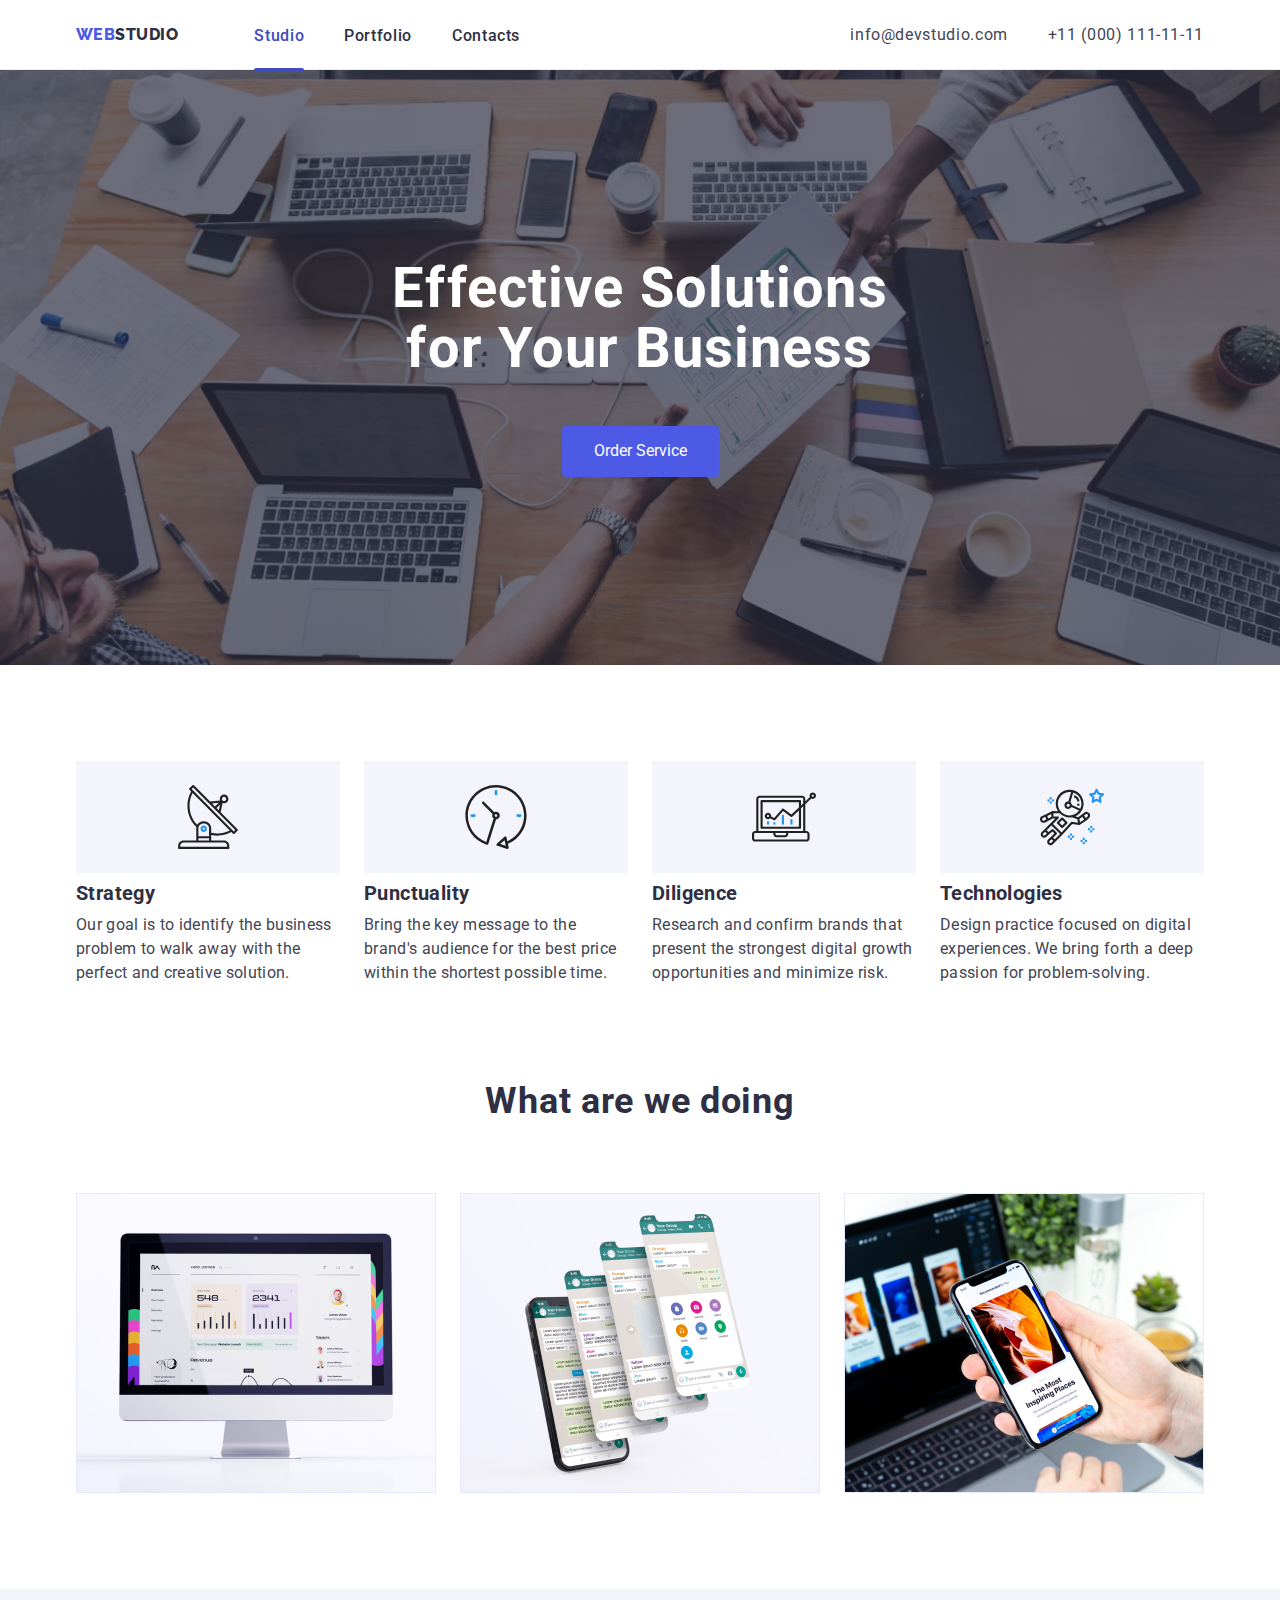
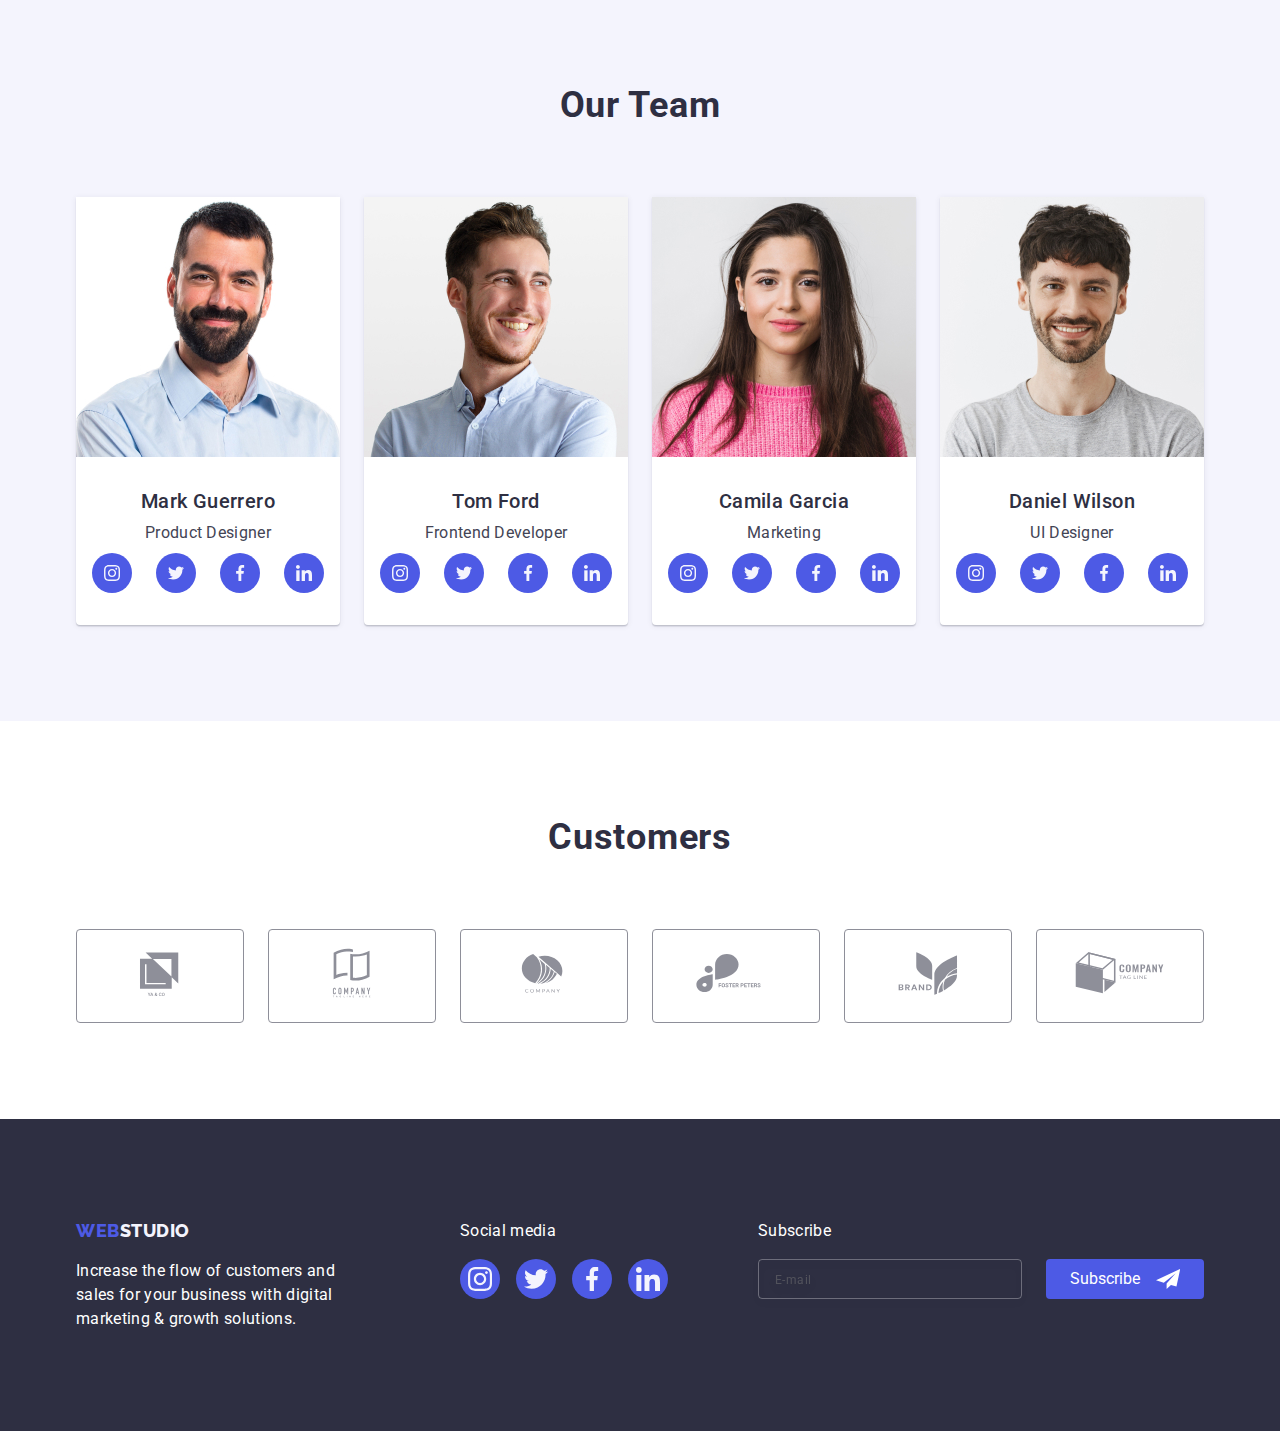
<file: index.html>
<!DOCTYPE html>
<html lang="en">
<head>
	<meta http-equiv="X-UA-Compatible" content="IE=edge">
	<meta name="viewport" content="width=device-width, initial-scale=1.0">
	<meta charset="UTF-8">
	<link rel="preconnect" href="https://fonts.googleapis.com">
	<link rel="preconnect" href="https://fonts.gstatic.com" crossorigin>
	<link href="https://fonts.googleapis.com/css2?family=Raleway:wght@800&family=Roboto:wght@400;500;700&display=swap"
	      rel="stylesheet">
	<link rel="stylesheet" href="styles/modern-normalize.css">
	<link rel="stylesheet" href="./styles/reset.css" />
	<link rel="stylesheet" href="./styles/vars.css" />
	<link rel="stylesheet" href="./styles/components.css" />
	<link rel="stylesheet" href="./styles/mobile.css" />
	<link rel="stylesheet" href="./styles/tablet.css" />
	<link rel="stylesheet" href="./styles/desktop.css" />
	<link rel="stylesheet" href="./styles/styles.css" />
	<title>studio</title>
</head>
<body>
<!--header-->
<header class="header">
	<div class="container flex-header">
		<nav class="header__nav nav">
			<a class="header__logo logo-text" href="#"><span>web</span>studio</a>
			<ul class="header__menu">
				<li class="header__menu-item">
					<a class="header__link current-page" href="index.html">
						Studio
					</a>
				</li>
				<li class="header__menu-item">
					<a class="header__link" href="portfolio.html">
						Portfolio
					</a>
				</li>
				<li class="header__menu-item">
					<a class="header__link" href="#">
						Contacts
					</a>
				</li>
			</ul>
			<ul class="header__contacts">
				<li class="header__contacts-item mail">
					<a class="header__contacts-link" href="mailto:info@devstudio.com">
						info@devstudio.com
					</a>
				</li>
				<li class="header__contacts-item phone">
					<a class="header__contacts-link" href="tel:+110001111111">
						+11 (000) 111-11-11
					</a>
				</li>
			</ul>
		</nav>
		<button type="button" class="menu-toggle js-open-menu">
			<svg width="32" height="32">
				<use xlink:href="./img/svg/sprite.svg#icon-hamburger"></use>
			</svg>
		</button>
	</div>
</header>
<!--main-->
<main>
	<!--hero-->
	<section class="hero">
		<div class="container">
			<h1 class="hero__h1">
				Effective Solutions <br>
				for Your Business
			</h1>
			<button class="hero__btn button" data-modal-open type="submit">
				Order Service
			</button>
		</div>
	</section>
	<!--feature-->
	<section class="section feature">
		<div class="container">
			<ul class="feature__blocks">
				<li class="feature__block">
					<div class="feature__block-img">
						<svg width="64" height="64">
							<use xlink:href="./img/svg/sprite.svg#icon-antenna-1"></use>
						</svg>
					</div>
					<h3>
						Strategy
					</h3>
					<p>
						Our goal is to identify the business
						problem to walk away with the perfect and creative solution.
					</p>
				</li>
				<li class="feature__block">
					<div class="feature__block-img">
						<svg width="64" height="64">
							<use xlink:href="./img/svg/sprite.svg#icon-clock-1"></use>
						</svg>
					</div>
					<h3>
						Punctuality
					</h3>
					<p>
						Bring the key message to the brand's audience for the best price within the shortest possible
						time.
					</p>
				</li>
				<li class="feature__block">
					<div class="feature__block-img">
						<svg width="64" height="64">
							<use xlink:href="./img/svg/sprite.svg#icon-diagram-1"></use>
						</svg>
					</div>
					<h3>
						Diligence
					</h3>
					<p>
						Research and confirm brands that present the strongest digital growth opportunities and minimize
						risk.
					</p>
				</li>
				<li class="feature__block">
					<div class="feature__block-img">
						<svg width="64" height="64">
							<use xlink:href="./img/svg/sprite.svg#icon-astronaut-1"></use>
						</svg>
					</div>
					<h3>
						Technologies
					</h3>
					<p>
						Design practice focused on digital experiences. We bring forth a deep passion for
						problem-solving.
					</p>
				</li>
			</ul>
		</div>
	</section>
	<!--what are we doing-->
	<section class="section about">
		<div class="container">
			<h2 class="about__h2">
				What are we doing
			</h2>
			<ul class="about__images">
				<li class="about__img">
					<img
							src="./img/studio/desk/about/img-1.jpg"
							alt="desktop"
					srcset="./img/studio/desk/about/img-1.jpg 1x, ./img/studio/desk/about/img-1@2x.jpg 2x,">
				</li>
				<li class="about__img">
					<img
							src="./img/studio/desk/about/img-2.jpg"
							alt="messengers"
					srcset="./img/studio/desk/about/img-2.jpg 1x, ./img/studio/desk/about/img-2@2x.jpg 2x,">
				</li>
				<li class="about__img">
					<img
							src="./img/studio/desk/about/img-3.jpg"
							alt="mobile apps"
					srcset="./img/studio/desk/about/img-3.jpg 1x, ./img/studio/desk/about/img-3@2x.jpg 2x,">
				</li>
			</ul>
		</div>
	</section>
	<!--team-->
	<section class="section team">
		<div class="container">
			<h2 class="team__h2">
				Our Team
			</h2>
			<ul class="team__cards">
				<li class="team__card">
					<img
							src="./img/studio/desk/team/img.jpg"
							alt="Mark Guerrero photo"
							srcset="./img/studio/desk/team/img.jpg 1x, ./img/studio/desk/team/img@2x.jpg 2x">
					<div class="team__card-text">
						<h3>Mark Guerrero</h3>
						<p>Product Designer</p>
						<ul class="social__icons">
							<li class="social__icon">
								<a href="#" class="social__svg-bg">
									<svg>
										<use xlink:href="./img/svg/sprite.svg#icon-instagram-2"></use>
									</svg>
								</a>
							</li>
							<li class="social__icon">
								<a href="#" class="social__svg-bg">
									<svg>
										<use xlink:href="./img/svg/sprite.svg#icon-twitter-1"></use>
									</svg>
								</a>
							</li>
							<li class="social__icon">
								<a href="#" class="social__svg-bg">
									<svg>
										<use xlink:href="./img/svg/sprite.svg#icon-facebook-1"></use>
									</svg>
								</a>
							</li>
							<li class="social__icon">
								<a href="#" class="social__svg-bg">
									<svg>
										<use xlink:href="./img/svg/sprite.svg#icon-linkedin-1"></use>
									</svg>
								</a>
							</li>
						</ul>
					</div>
				</li>
				<li class="team__card">
					<img
							src="./img/studio/desk/team/img-1.jpg"
							alt="Tom Ford photo"
							srcset="./img/studio/desk/team/img-1.jpg 1x, ./img/studio/desk/team/img@2x-1.jpg 2x"
					>
					<div class="team__card-text">
						<h3>Tom Ford</h3>
						<p>Frontend Developer</p>
						<ul class="social__icons">
							<li class="social__icon">
								<a href="#" class="social__svg-bg">
									<svg>
										<use xlink:href="./img/svg/sprite.svg#icon-instagram-2"></use>
									</svg>
								</a>
							</li>
							<li class="social__icon">
								<a href="#" class="social__svg-bg">
									<svg>
										<use xlink:href="./img/svg/sprite.svg#icon-twitter-1"></use>
									</svg>
								</a>
							</li>
							<li class="social__icon">
								<a href="#" class="social__svg-bg">
									<svg>
										<use xlink:href="./img/svg/sprite.svg#icon-facebook-1"></use>
									</svg>
								</a>
							</li>
							<li class="social__icon">
								<a href="#" class="social__svg-bg">
									<svg>
										<use xlink:href="./img/svg/sprite.svg#icon-linkedin-1"></use>
									</svg>
								</a>
							</li>
						</ul>
					</div>
				</li>
				<li class="team__card">
					<img
							src="./img/studio/desk/team/img-2.jpg"
							alt="Camila Garcia photo"
							srcset="./img/studio/desk/team/img-2.jpg 1x, ./img/studio/desk/team/img@2x-2.jpg 2x">
					<div class="team__card-text">
						<h3>Camila Garcia</h3>
						<p>Marketing</p>
						<ul class="social__icons">
							<li class="social__icon">
								<a href="#" class="social__svg-bg">
									<svg>
										<use xlink:href="./img/svg/sprite.svg#icon-instagram-2"></use>
									</svg>
								</a>
							</li>
							<li class="social__icon">
								<a href="#" class="social__svg-bg">
									<svg>
										<use xlink:href="./img/svg/sprite.svg#icon-twitter-1"></use>
									</svg>
								</a>
							</li>
							<li class="social__icon">
								<a href="#" class="social__svg-bg">
									<svg>
										<use xlink:href="./img/svg/sprite.svg#icon-facebook-1"></use>
									</svg>
								</a>
							</li>
							<li class="social__icon">
								<a href="#" class="social__svg-bg">
									<svg>
										<use xlink:href="./img/svg/sprite.svg#icon-linkedin-1"></use>
									</svg>
								</a>
							</li>
						</ul>
					</div>
				</li>
				<li class="team__card">
					<img
							src="./img/studio/desk/team/img-3.jpg"
							alt="Daniel Wilson photo"
							srcset="./img/studio/desk/team/img-3.jpg 1x, ./img/studio/desk/team/img@2x-3.jpg 2x">
					<div class="team__card-text">
						<h3>Daniel Wilson</h3>
						<p>UI Designer</p>
						<ul class="social__icons">
							<li class="social__icon">
								<a href="#" class="social__svg-bg">
									<svg>
										<use xlink:href="./img/svg/sprite.svg#icon-instagram-2"></use>
									</svg>
								</a>
							</li>
							<li class="social__icon">
								<a href="#" class="social__svg-bg">
									<svg>
										<use xlink:href="./img/svg/sprite.svg#icon-twitter-1"></use>
									</svg>
								</a>
							</li>
							<li class="social__icon">
								<a href="#" class="social__svg-bg">
									<svg>
										<use xlink:href="./img/svg/sprite.svg#icon-facebook-1"></use>
									</svg>
								</a>
							</li>
							<li class="social__icon">
								<a href="#" class="social__svg-bg">
									<svg>
										<use xlink:href="./img/svg/sprite.svg#icon-linkedin-1"></use>
									</svg>
								</a>
							</li>
						</ul>
					</div>
				</li>
			</ul>
		</div>
	</section>
	<section class="section customers">
		<div class="container">
			<h2 class="customers__h2">
				Customers
			</h2>
			<ul class="customers__cards">
				<li class="customers__card">
					<a href="#" class="customers__link">
						<svg>
							<use xlink:href="./img/svg/sprite.svg#icon-Logo"></use>
						</svg>
					</a></li>
				<li class="customers__card">
					<a href="#" class="customers__link">
						<svg>
							<use xlink:href="./img/svg/sprite.svg#icon-Logo-1"></use>
						</svg>
					</a></li>
				<li class="customers__card">
					<a href="#" class="customers__link">
						<svg>
							<use xlink:href="./img/svg/sprite.svg#icon-Logo-2"></use>
						</svg>
					</a></li>
				<li class="customers__card">
					<a href="#" class="customers__link">
						<svg>
							<use xlink:href="./img/svg/sprite.svg#icon-Logo-3"></use>
						</svg>
					</a></li>
				<li class="customers__card">
					<a href="#" class="customers__link">
						<svg>
							<use xlink:href="./img/svg/sprite.svg#icon-Logo-4"></use>
						</svg>
					</a></li>
				<li class="customers__card">
					<a href="#" class="customers__link">
						<svg>
							<use xlink:href="./img/svg/sprite.svg#icon-Logo-5"></use>
						</svg>
					</a></li>
			</ul>
		</div>
	</section>
</main>
<!--footer-->
<footer class="footer">
	<div class="container">
		<div class="footer__logo">
			<a class="footer__logo-link logo-text footer__margin" href="#">
				<span>web</span>studio
			</a>
			<p>
				Increase the flow of customers and sales for your business with digital marketing & growth solutions.
			</p>
		</div>
		<div class="footer__social">
			<p class="footer__margin">Social media</p>
			<ul class="social__icons">
				<li class="social__icon">
					<a href="#" class="social__svg-bg">
						<svg>
							<use xlink:href="./img/svg/sprite.svg#icon-instagram-2"></use>
						</svg>
					</a>
				</li>
				<li class="social__icon">
					<a href="#" class="social__svg-bg">
						<svg>
							<use xlink:href="./img/svg/sprite.svg#icon-twitter-1"></use>
						</svg>
					</a>
				</li>
				<li class="social__icon">
					<a href="#" class="social__svg-bg">
						<svg>
							<use xlink:href="./img/svg/sprite.svg#icon-facebook-1"></use>
						</svg>
					</a>
				</li>
				<li class="social__icon">
					<a href="#" class="social__svg-bg">
						<svg>
							<use xlink:href="./img/svg/sprite.svg#icon-linkedin-1"></use>
						</svg>
					</a>
				</li>
			</ul>
		</div>
		<div class="footer__subscribe">
			<p class="footer__margin">Subscribe</p>
			<form class="footer__subscribe-form">
				<label for="e-mail"></label>
				<input class=".footer__input" type="email" name="email" id="e-mail" placeholder="E-mail">
				<button class="subscribe-btn button" type="submit">Subscribe
					<svg>
						<use xlink:href="./img/svg/sprite.svg#icon-icon-send"></use>
					</svg>
				</button>
			</form>
		</div>
	</div>
</footer>

<!--modal window-->

<div class="backdrop is-hidden" data-modal>
	<div class="modal slide-bck-center">
		<div class="modal-close-btn" data-modal-close></div>
		<div class="modal__container">
			<h3 class="modal__h3">
				Leave your contacts and we will call you back
			</h3>
			<form class="modal-form" autocomplete="on">
				<div class="field">
					<label for="name">Name</label>
					<input class="modal__input" type="text" name="name" id="name" required placeholder="Ivanov Ivan">
					<svg class="modal-svg" height="24px" width="18px">
						<use xlink:href="./img/svg/sprite.svg#icon-person-black"></use>
					</svg>
				</div>
				<div class="field">
					<label for="phone">Phone</label>
					<input class="modal__input" type="tel" name="phone" id="phone" pattern=".{10,13}"
					       required placeholder="+11 (000) 111-11-11">
					<svg class="modal-svg" height="24px" width="18px">
						<use xlink:href="./img/svg/sprite.svg#icon-phone-black"></use>
					</svg>
				</div>
				<div class="field">
					<label for="email">Email</label>
					<input class="modal__input" type="email" name="email" id="email" required placeholder="Webstudio@mail.com">
					<svg class="modal-svg" height="24px" width="18px">
						<use xlink:href="./img/svg/sprite.svg#icon-email-black"></use>
					</svg>
				</div>
				<div class="textarea-input">
					<label for="comment">Comment</label>
					<textarea name="comment" id="comment" placeholder="Text input" rows="5"></textarea>
				</div>
				<div class="modal__checkbox">
					<label class="modal__checkbox-option">
						<input class="modal__checkbox-input" type="checkbox" name="check_policy" id="policy" required>
						<span class="modal__checkbox-img"></span>
						I accept the terms and conditions of the
						<a href="#">
							Privacy Policy
						</a>
					</label>

				</div>
				<button class="modal__btn button" type="submit">
					Send
				</button>
			</form>
		</div>
	</div>
</div>

<div class="menu-container js-menu-container" id="mobile-menu">
	<button type="button" class="modal-close-btn js-close-menu"></button>
	<ul class="modal__nav">
		<li class="header__menu-item">
		<a class="header__link current-page" href="index.html">
			Studio
		</a>
		</li>
		<li class="header__menu-item">
			<a class="header__link" href="portfolio.html">
				Portfolio
			</a>
		</li>
		<li class="header__menu-item">
			<a class="header__link" href="#">
				Contacts
			</a>
		</li>
	</ul>
	<ul class="modal__address">
		<li class="header__contacts-item phone modal-phone">
			<a class="header__contacts-link" href="tel:+110001111111">
				+11(000)111-11-11
			</a>
		</li>
		<li class="header__contacts-item mail">
			<a class="header__contacts-link mail" href="tel:+110001111111">
				info@devstudio.com
			</a>
		</li>
	</ul>
	<ul class="social__icons">
		<li>
			<a href="#" class="social__svg-bg">
				<svg height="24" width="24">
					<use xlink:href="./img/svg/sprite.svg#icon-instagram-2"></use>
				</svg>
			</a>
		</li>
		<li>
			<a href="#" class="social__svg-bg">
				<svg height="24" width="24">
					<use xlink:href="./img/svg/sprite.svg#icon-twitter-1"></use>
				</svg>
			</a>
		</li>
		<li>
			<a href="#" class="social__svg-bg">
				<svg height="24" width="24">
					<use xlink:href="./img/svg/sprite.svg#icon-facebook-1"></use>
				</svg>
			</a>
		</li>
		<li>
			<a href="#" class="social__svg-bg">
				<svg height="24" width="24">
					<use xlink:href="./img/svg/sprite.svg#icon-linkedin-1"></use>
				</svg>
			</a>
		</li>
	</ul>
</div>
<script src="./js/modal.js"></script>
<script src="./js/mobile-menu.js"></script>
</body>
</html>
</file>
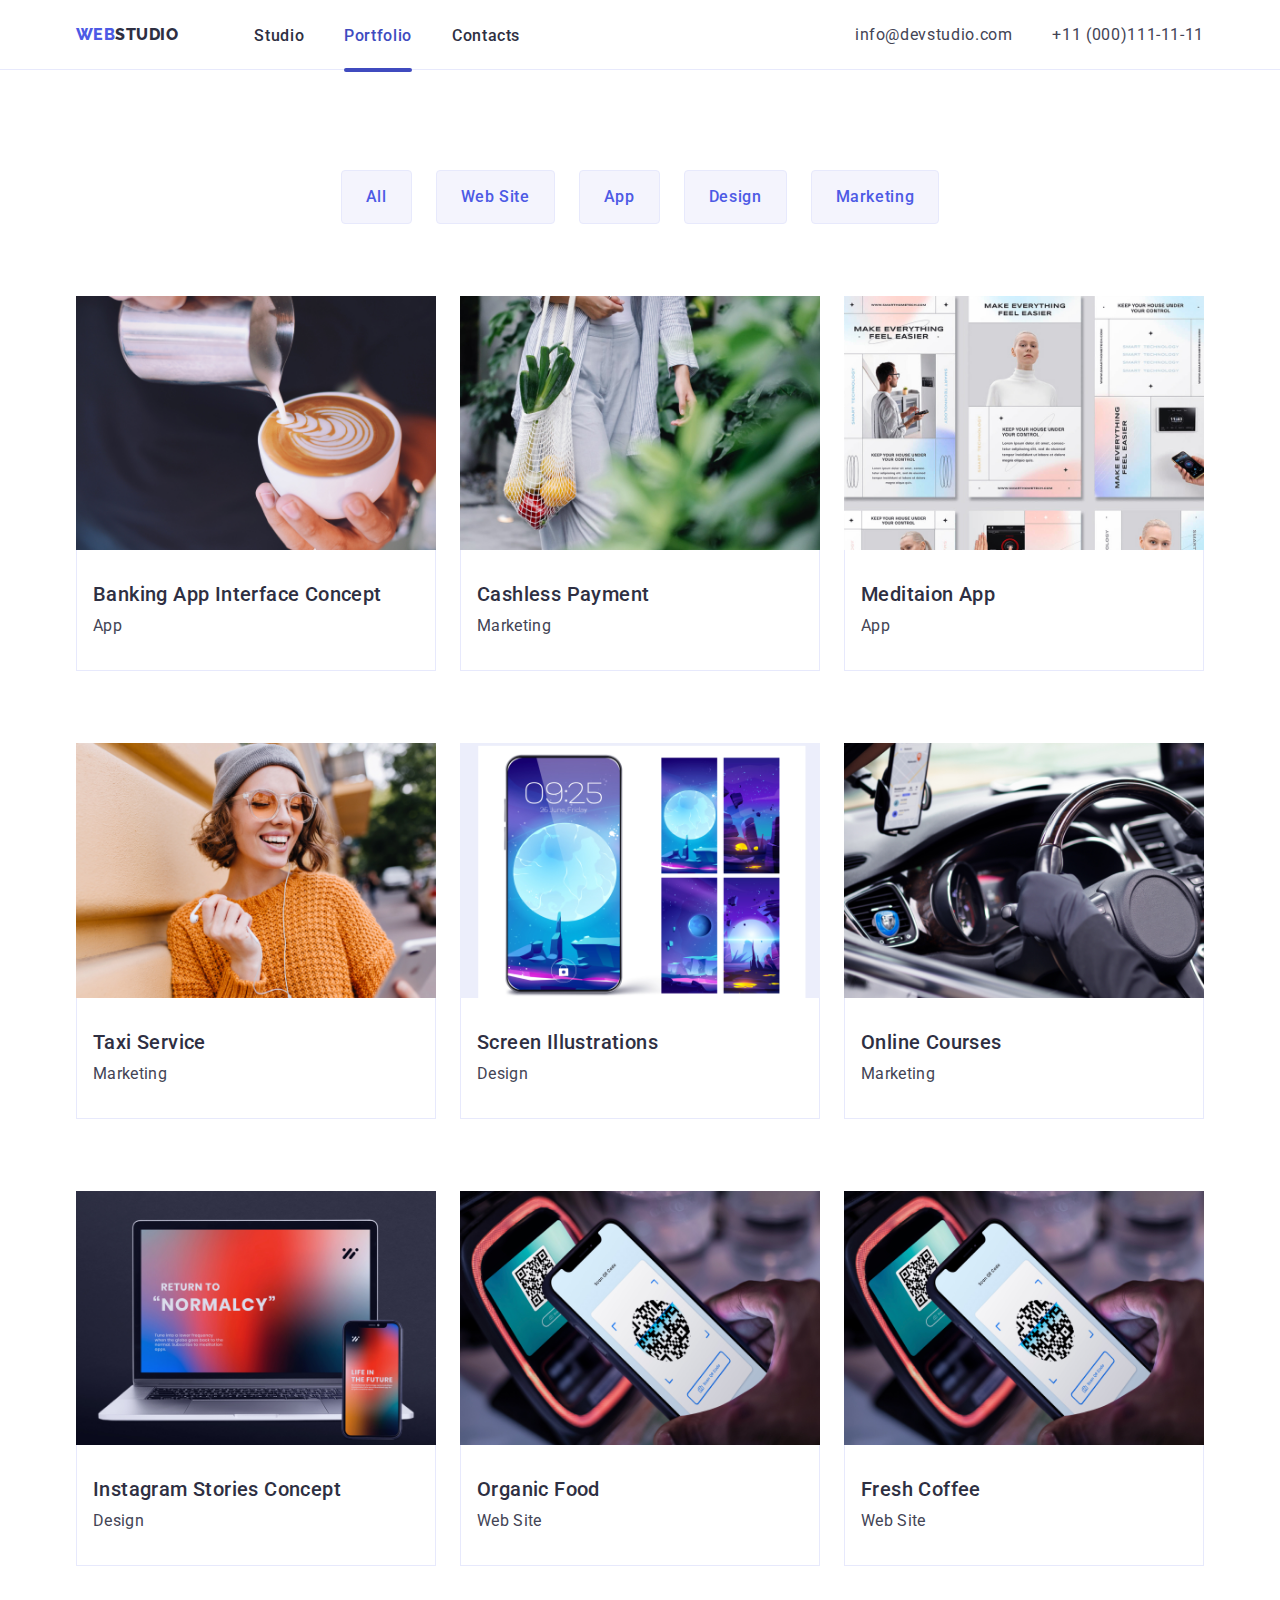
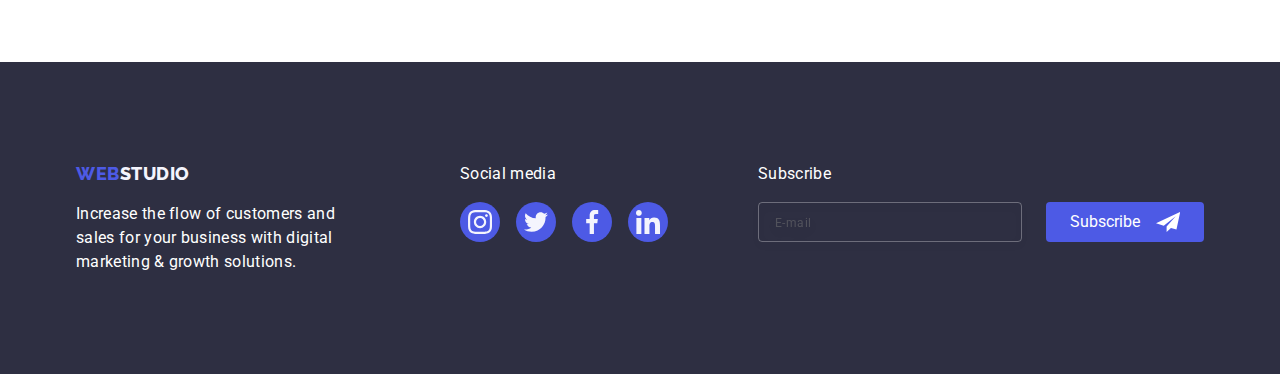
<file: portfolio.html>
<!DOCTYPE html>
<html lang="en">
<head>
	<meta http-equiv="X-UA-Compatible" content="IE=edge">
	<meta name="viewport" content="width=device-width, initial-scale=1.0">
	<meta charset="UTF-8">
	<link rel="preconnect" href="https://fonts.googleapis.com">
	<link rel="preconnect" href="https://fonts.gstatic.com" crossorigin>
	<link href="https://fonts.googleapis.com/css2?family=Raleway:wght@800&family=Roboto:wght@400;500;700&display=swap"
	      rel="stylesheet">
	<link rel="stylesheet" href="styles/modern-normalize.css">
	<link rel="stylesheet" href="./styles/reset.css"/>
	<link rel="stylesheet" href="./styles/vars.css"/>
	<link rel="stylesheet" href="./styles/components.css"/>
	<link rel="stylesheet" href="./styles/mobile.css"/>
	<link rel="stylesheet" href="./styles/tablet.css"/>
	<link rel="stylesheet" href="./styles/desktop.css"/>
	<title>studio</title>
</head>
<body>
<!--header-->
<header class="header">
	<div class="container flex-header">
		<nav class="header__nav nav">
			<a class="header__logo logo-text" href="#"><span>web</span>studio</a>
			<ul class="header__menu">
				<li class="header__menu-item">
					<a class="header__link" href="index.html">
						Studio
					</a>
				</li>
				<li class="header__menu-item">
					<a class="header__link current-page" href="portfolio.html">
						Portfolio
					</a>
				</li>
				<li class="header__menu-item">
					<a class="header__link" href="#">
						Contacts
					</a>
				</li>
			</ul>
			<ul class="header__contacts">
				<li class="header__contacts-item mail">
					<a class="header__contacts-link" href="mailto:info@devstudio.com">
						info@devstudio.com
					</a>
				</li>
				<li class="header__contacts-item phone">
					<a class="header__contacts-link" href="tel:+110001111111">
						+11 (000)111-11-11
					</a>
				</li>
			</ul>
		</nav>
		<button type="button" class="menu-toggle js-open-menu">
			<svg width="32" height="32">
				<use xlink:href="./img/svg/sprite.svg#icon-hamburger"></use>
			</svg>
		</button>
	</div>
</header>
<!--main-->
<main>
	<section class="section portfolio__content">
		<div class="container">
			<ul class="portfolio__nav">
				<li class="portfolio__nav-items">
					<button class="portfolio__nav-btn button" type="button">All</button>
				</li>
				<li class="portfolio__nav-items">
					<button class="portfolio__nav-btn button" type="button">Web Site</button>
				</li>
				<li class="portfolio__nav-items">
					<button class="portfolio__nav-btn button" type="button">App</button>
				</li>
				<li class="portfolio__nav-items">
					<button class="portfolio__nav-btn button" type="button">Design</button>
				</li>
				<li class="portfolio__nav-items">
					<button class="portfolio__nav-btn button" type="button">Marketing</button>
				</li>
			</ul>
			<ul class="portfolio__grid">
				<li class="portfolio__grid-cell">
					<a class="portfolio__grid-link" target="_blank" href="#">
						<div class="portfolio-link-img">
							<img
									class="portfolio__grid-img"
									alt="bank"
									src="./img/portfolio/desk/img-8.jpg"
									srcset="./img/portfolio/mobile/img-8.jpg 396w,
./img/portfolio/tablet/img-8.jpg 356w,
./img/portfolio/desk/img-8.jpg 360w,
./img/portfolio/mobile/img@2x-8.jpg 792w,
./img/portfolio/tablet/img@2x-8.jpg 712w,
./img/portfolio/desk/img@2x-8.jpg 720w"
									sizes="(min-wight: 1200px) 360px, (min-wight: 768px) 356px, (min-wight: 480px) 396px, ">
							<div class="portfolio__grid_link-overflow">
								<div class="overflow">Р14 Stylish and User-Friendly App Design Concepts · Task Manager
									App · Calorie Tracker App · Exotic Fruit Ecommerce App · Cloud Storage App
								</div>
							</div>
						</div>
						<div class="portfolio__grid-sub">
							<h3>Banking App Interface Concept</h3>
							<p>App</p>
						</div>
					</a>
				</li>
				<li class="portfolio__grid-cell">
					<a class="portfolio__grid-link" target="_blank" href="#">
						<div class="portfolio-link-img">
							<img
									class="portfolio__grid-img"
									alt="payment"
									src="./img/portfolio/mobile/img-7.jpg"
									srcset="./img/portfolio/mobile/img-7.jpg 396w,
./img/portfolio/tablet/img-7.jpg 356w,
./img/portfolio/desk/img-7.jpg 360w,
./img/portfolio/mobile/img@2x-7.jpg 792w,
./img/portfolio/tablet/img@2x-7.jpg 712w,
./img/portfolio/desk/img@2x-7.jpg 720w"
									sizes="(min-wight: 1200px) 360px, (min-wight: 768px) 356px, (min-wight: 480px) 396px, ">
							<div class="portfolio__grid_link-overflow">
								<div class="overflow">Р14 Stylish and User-Friendly App Design Concepts · Task Manager
									App · Calorie Tracker App · Exotic Fruit Ecommerce App · Cloud Storage App
								</div>
							</div>
						</div>
						<div class="portfolio__grid-sub">
							<h3>Cashless Payment</h3>
							<p>Marketing</p>
						</div>
					</a>
				</li>
				<li class="portfolio__grid-cell">
					<a class="portfolio__grid-link" target="_blank" href="#">
						<div class="portfolio-link-img">
							<img
									class="portfolio__grid-img"
									alt="meditation"
									src="./img/portfolio/mobile/img-6.jpg"
									srcset="./img/portfolio/mobile/img-6.jpg 396w,
./img/portfolio/tablet/img-6.jpg 356w,
./img/portfolio/desk/img-6.jpg 360w,
./img/portfolio/mobile/img@2x-6.jpg 792w,
./img/portfolio/tablet/img@2x-6.jpg 712w,
./img/portfolio/desk/img@2x-6.jpg 720w"
									sizes="(min-wight: 1200px) 360px, (min-wight: 768px) 356px, (min-wight: 480px) 396px, ">
							<div class="portfolio__grid_link-overflow">
								<div class="overflow">Р14 Stylish and User-Friendly App Design Concepts · Task Manager
									App · Calorie Tracker App · Exotic Fruit Ecommerce App · Cloud Storage App
								</div>
							</div>
						</div>
						<div class="portfolio__grid-sub">
							<h3>Meditaion App</h3>
							<p>App</p>
						</div>
					</a>
				</li>
				<li class="portfolio__grid-cell">
					<a class="portfolio__grid-link" target="_blank" href="#">
						<div class="portfolio-link-img">
							<img
									class="portfolio__grid-img"
									alt="image taxi"
									src="./img/portfolio/mobile/img-5.jpg"
									srcset="./img/portfolio/mobile/img-5.jpg 396w,
./img/portfolio/tablet/img-5.jpg 356w,
./img/portfolio/desk/img-5.jpg 360w,
./img/portfolio/mobile/img@2x-5.jpg 792w,
./img/portfolio/tablet/img@2x-5.jpg 712w,
./img/portfolio/desk/img@2x-5.jpg 720w"
									sizes="(min-wight: 1200px) 360px, (min-wight: 768px) 356px, (min-wight: 480px) 396px, ">
							<div class="portfolio__grid_link-overflow">
								<div class="overflow">Р14 Stylish and User-Friendly App Design Concepts · Task Manager
									App · Calorie Tracker App · Exotic Fruit Ecommerce App · Cloud Storage App
								</div>
							</div>
						</div>
						<div class="portfolio__grid-sub">
							<h3>Taxi Service</h3>
							<p>Marketing</p>
						</div>
					</a>
				</li>
				<li class="portfolio__grid-cell">
					<a class="portfolio__grid-link" target="_blank" href="#">
						<div class="portfolio-link-img">
							<img
									class="portfolio__grid-img"
									alt="screen"
									src="./img/portfolio/mobile/img-4.jpg"
									srcset="./img/portfolio/mobile/img-4.jpg 396w,
./img/portfolio/tablet/img-4.jpg 356w,
./img/portfolio/desk/img-4.jpg 360w,
./img/portfolio/mobile/img@2x-4.jpg 792w,
./img/portfolio/tablet/img@2x-4.jpg 712w,
./img/portfolio/desk/img@2x-4.jpg 720w"
									sizes="(min-wight: 1200px) 360px, (min-wight: 768px) 356px, (min-wight: 480px) 396px, ">
							<div class="portfolio__grid_link-overflow">
								<div class="overflow">Р14 Stylish and User-Friendly App Design Concepts · Task Manager
									App · Calorie Tracker App · Exotic Fruit Ecommerce App · Cloud Storage App
								</div>
							</div>
						</div>

						<div class="portfolio__grid-sub">
							<h3>Screen Illustrations</h3>
							<p>Design</p>
						</div>
					</a>
				</li>
				<li class="portfolio__grid-cell">
					<a class="portfolio__grid-link" target="_blank" href="#">
						<div class="portfolio-link-img">
							<img
									class="portfolio__grid-img"
									alt="online courses"
									src="./img/portfolio/mobile/img-3.jpg"
									srcset="./img/portfolio/mobile/img-3.jpg 396w,
./img/portfolio/tablet/img-3.jpg 356w,
./img/portfolio/desk/img-3.jpg 360w,
./img/portfolio/mobile/img@2x-3.jpg 792w,
./img/portfolio/tablet/img@2x-3.jpg 712w,
./img/portfolio/desk/img@2x-3.jpg 720w"
									sizes="(min-wight: 1200px) 360px, (min-wight: 768px) 356px, (min-wight: 480px) 396px, ">
							<div class="portfolio__grid_link-overflow">
								<div class="overflow">Р14 Stylish and User-Friendly App Design Concepts · Task Manager
									App · Calorie Tracker App · Exotic Fruit Ecommerce App · Cloud Storage App
								</div>
							</div>
						</div>
						<div class="portfolio__grid-sub">
							<h3>Online Courses</h3>
							<p>Marketing</p>
						</div>
					</a>
				</li>
				<li class="portfolio__grid-cell">
					<a class="portfolio__grid-link" target="_blank" href="#">
						<div class="portfolio-link-img">
							<img
									class="portfolio__grid-img"
									alt="instagram stories"
									src="./img/portfolio/mobile/img-2.jpg"
									srcset="./img/portfolio/mobile/img-2.jpg 396w,
./img/portfolio/tablet/img-2.jpg 356w,
./img/portfolio/desk/img-2.jpg 360w,
./img/portfolio/mobile/img@2x-2.jpg 792w,
./img/portfolio/tablet/img@2x-2.jpg 712w,
./img/portfolio/desk/img@2x-2.jpg 720w"
									sizes="(min-wight: 1200px) 360px, (min-wight: 768px) 356px, (min-wight: 480px) 396px, ">
							<div class="portfolio__grid_link-overflow">
								<div class="overflow">Р14 Stylish and User-Friendly App Design Concepts · Task Manager
									App · Calorie Tracker App · Exotic Fruit Ecommerce App · Cloud Storage App
								</div>
							</div>
						</div>
						<div class="portfolio__grid-sub">
							<h3>Instagram Stories Concept</h3>
							<p>Design</p>
						</div>
					</a>
				</li>
				<li class="portfolio__grid-cell">
					<a class="portfolio__grid-link" target="_blank" href="#">
						<div class="portfolio-link-img">
							<img
									class="portfolio__grid-img"
									alt="organic food"
									src="./img/portfolio/mobile/img-1.jpg"
									srcset="./img/portfolio/mobile/img-1.jpg 396w,
./img/portfolio/tablet/img-1.jpg 356w,
./img/portfolio/desk/img-1.jpg 360w,
./img/portfolio/mobile/img@2x-1.jpg 792w,
./img/portfolio/tablet/img@2x-1.jpg 712w,
./img/portfolio/desk/img@2x-1.jpg 720w"
									sizes="(min-wight: 1200px) 360px, (min-wight: 768px) 356px, (min-wight: 480px) 396px, ">
							<div class="portfolio__grid_link-overflow">
								<div class="overflow">Р14 Stylish and User-Friendly App Design Concepts · Task Manager
									App · Calorie Tracker App · Exotic Fruit Ecommerce App · Cloud Storage App
								</div>
							</div>
						</div>
						<div class="portfolio__grid-sub">
							<h3>Organic Food</h3>
							<p>Web Site</p>
						</div>
					</a>
				</li>
				<li class="portfolio__grid-cell">
					<a class="portfolio__grid-link" target="_blank" href="#">
						<div class="portfolio-link-img">
							<img
									class="portfolio__grid-img"
									alt="fresh coffee"
									src="./img/portfolio/mobile/img.jpg"
									srcset="./img/portfolio/mobile/img-1.jpg 396w,
./img/portfolio/tablet/img-1.jpg 356w,
./img/portfolio/desk/img-1.jpg 360w,
./img/portfolio/mobile/img@2x-1.jpg 792w,
./img/portfolio/tablet/img@2x-1.jpg 712w,
./img/portfolio/desk/img@2x-1.jpg 720w"
									sizes="(min-wight: 1200px) 360px, (min-wight: 768px) 356px, (min-wight: 480px) 396px, "
							>
							<div class="portfolio__grid_link-overflow">
								<div class="overflow">Р14 Stylish and User-Friendly App Design Concepts · Task Manager
									App · Calorie Tracker App · Exotic Fruit Ecommerce App · Cloud Storage App
								</div>
							</div>
						</div>
						<div class="portfolio__grid-sub">
							<h3>Fresh Coffee</h3>
							<p>Web Site</p>
						</div>
					</a>
				</li>
			</ul>
		</div>
	</section>
</main>
<!--footer-->
<footer class="footer">
	<div class="container">
		<div class="footer__logo">
			<a class="footer__logo-link logo-text footer__margin" href="#">
				<span>web</span>studio
			</a>
			<p>
				Increase the flow of customers and sales for your business with digital marketing & growth solutions.
			</p>
		</div>
		<div class="footer__social">
			<p class="footer__margin">Social media</p>
			<ul class="social__icons">
				<li class="social__icon">
					<a href="#" class="social__svg-bg">
						<svg>
							<use xlink:href="./img/svg/sprite.svg#icon-instagram-2"></use>
						</svg>
					</a>
				</li>
				<li class="social__icon">
					<a href="#" class="social__svg-bg">
						<svg>
							<use xlink:href="./img/svg/sprite.svg#icon-twitter-1"></use>
						</svg>
					</a>
				</li>
				<li class="social__icon">
					<a href="#" class="social__svg-bg">
						<svg>
							<use xlink:href="./img/svg/sprite.svg#icon-facebook-1"></use>
						</svg>
					</a>
				</li>
				<li class="social__icon">
					<a href="#" class="social__svg-bg">
						<svg>
							<use xlink:href="./img/svg/sprite.svg#icon-linkedin-1"></use>
						</svg>
					</a>
				</li>
			</ul>
		</div>
		<div class="footer__subscribe">
			<p class="footer__margin">Subscribe</p>
			<div class="footer__subscribe-form">
				<label for="e-mail"></label>
				<input type="email" name="e-mail" id="e-mail" placeholder="E-mail">
				<button class="subscribe-btn button" type="submit">Subscribe
					<svg>
						<use xlink:href="./img/svg/sprite.svg#icon-icon-send"></use>
					</svg>
				</button>
			</div>
		</div>
	</div>
</footer>

<div class="menu-container js-menu-container" id="mobile-menu">
	<button type="button" class="modal-close-btn js-close-menu"></button>
	<ul class="modal__nav">
		<li class="header__menu-item">
			<a class="header__link" href="index.html">
				Studio
			</a>
		</li>
		<li class="header__menu-item">
			<a class="header__link current-page" href="portfolio.html">
				Portfolio
			</a>
		</li>
		<li class="header__menu-item">
			<a class="header__link" href="#">
				Contacts
			</a>
		</li>
	</ul>
	<ul class="modal__address">
		<li class="header__contacts-item phone modal-phone">
			<a class="header__contacts-link" href="tel:+110001111111">
				+11(000)111-11-11
			</a>
		</li>
		<li class="header__contacts-item mail">
			<a class="header__contacts-link mail" href="tel:+110001111111">
				info@devstudio.com
			</a>
		</li>
	</ul>
	<ul class="social__icons">
		<li>
			<a href="#" class="social__svg-bg">
				<svg height="16" width="16">
					<use xlink:href="./img/svg/sprite.svg#icon-instagram-2"></use>
				</svg>
			</a>
		</li>
		<li>
			<a href="#" class="social__svg-bg">
				<svg height="16" width="16">
					<use xlink:href="./img/svg/sprite.svg#icon-twitter-1"></use>
				</svg>
			</a>
		</li>
		<li>
			<a href="#" class="social__svg-bg">
				<svg height="16" width="16">
					<use xlink:href="./img/svg/sprite.svg#icon-facebook-1"></use>
				</svg>
			</a>
		</li>
		<li>
			<a href="#" class="social__svg-bg">
				<svg height="16" width="16">
					<use xlink:href="./img/svg/sprite.svg#icon-linkedin-1"></use>
				</svg>
			</a>
		</li>
	</ul>
</div>

<script src="./js/mobile-menu.js"></script>
</body>
</html>
</file>
<file: styles/vars.css>
:root {
	/*focused / active states / links*/
	--color-iris       : #4d5ae5;

	/*call to actions*/
	--color-cta-ocean  : #404bbf;

	/*overlays / shadows / headings*/
	--color-navyblue   : #2e2f42;

	/*valid fields / success messages*/
	--color-green      : #31d0aa;

	/*body text*/
	--color-stale      : #434455;

	/*helper text  /  deemphasized text*/
	--color-lightstale : #8e8f99;

	/*accent color / hairlines  /subtle backgrounds*/
	--color-cornflover : #e7e9fc;

	/*light mode backgrounds and light mode Dialogs/alerts*/
	--color-cloud      : #f4f4fd;

	/*overlay modal*/
	--color-nbmodal    : #2e2f42;

	/*hero image background*/
	--color-bg-grey    : #2e2f42 .7;
	}
</file>
<file: styles/components.css>
body {
	position       : relative;
	font-family    : "Roboto", sans-serif;
	font-weight    : 400;
	font-size      : 16px;
	letter-spacing : 0.02em;
	line-height    : calc(24 / 16);
	}
p{
	color: var(--color-stale);
	}
h1 {
	color          : var(--color-navyblue);
	font-weight    : 700;
	font-size      : 36px;
	letter-spacing : 0.02em;
	line-height    : calc(40 / 36);
	}
h2 {
	color          : var(--color-navyblue);
	font-weight    : 700;
	font-size      : 36px;
	letter-spacing : 0.02em;
	line-height    : calc(40 / 36);
	}
h3 {
	color          : var(--color-navyblue);
	font-weight    : 700;
	font-size      : 36px;
	letter-spacing : 0.02em;
	line-height    : calc(40 / 36);
	}
@media screen and (min-width: 768px) {
	h1{
		font-size      : 56px;
		line-height    : calc(60 / 56);
		}
	}
@media screen and (min-width: 1200px){
	h3{
		font-size: 20px;
		line-height    : calc(24 / 20);
		}
	}


a {
	font-weight     : 700;
	font-size       : 12px;
	letter-spacing  : 0.04em;
	line-height     : calc(16 / 12);
	text-decoration : underline;
	color           : var(--color-iris);
	transition      : color 250ms cubic-bezier(0.4, 0, 0.2, 1), fill 250ms cubic-bezier(0.4, 0, 0.2, 1);
	}
a:focus,
a:hover,
a:active {
	color : var(--color-cta-ocean);
	}



.button {
	display          : block;
	cursor           : pointer;
	padding          : 16px 32px;
	border           : none;
	border-radius    : 4px;
	background-color : var(--color-iris);
	color            : #ffffff;
	transition       : background-color 250ms cubic-bezier(0.4, 0, 0.2, 1), box-shadow 250ms cubic-bezier(0.4, 0, 0.2, 1);
	}

.button:hover,
.button:focus,
.button:active {
	box-shadow       : 0 4px 4px rgba(0, 0, 0, 0.15);
	background-color : var(--color-cta-ocean);
	}

.logo-text {
	font-family     : "Raleway", sans-serif;
	font-weight     : 800;
	font-size       : 18px;
	line-height     : calc(24 / 18);
	letter-spacing  : 0.03em;
	text-transform  : uppercase;
	text-decoration : none;
	color           : var(--color-navyblue);
	transition      : fill 250ms cubic-bezier(0.4, 0, 0.2, 1);
	}


.logo-text span {
	color : var(--color-iris);
	}
</file>
<file: styles/mobile.css>
.container{
	width: 100%;
	padding-left: 16px;
	padding-right: 16px;
	margin: 0 auto;
	}
.section {
	padding-top    : 96px;
	padding-bottom : 96px;
	}
.header{
	border-bottom : 1px solid var(--color-cornflover)
	}
.header__nav{
	padding: 24px 0;
	}
.header__logo{
	/*padding: 24px 0;*/
	}
.header__menu{
	display: none;
	}
.header__contacts{
	display: none;
	}
.flex-header{
	display: flex;
	justify-content: space-between;
	align-items: center;
	}
.menu-toggle{
	min-height: 40px;
	min-width: 40px;
	margin: 0;
	padding: 0;
	background-color: transparent;
	cursor: pointer;
	border: none;
	border-radius: 50%;
	outline: none;
	}
.menu-toggle:hover,
.menu-toggle:hover,
.menu-toggle:hover {
	}
.menu-container.is-open{
	transform: translateX(0);
	}
.menu-container{
	display: flex;
	flex-direction: column;
	/*flex-wrap: wrap;*/
	justify-content: space-between;
	/*align-items: end;*/
	position: fixed;
	top: 0;
	left: 0;
	width: 100vw;
	height: 100vh;
	padding: 40px;
	background-color: #ffffff;
	z-index: 999;
	transform: translateX(100%);
	transition: transform 250ms ease-in-out;
	}
.menu-container a{
	color: var(--color-navyblue);
	text-decoration: none;
	font-size: 36px;
	line-height: calc(40 / 36);
	}
.modal__nav{
	margin-top: 40px;
	margin-bottom : auto;
	}
.modal__nav :nth-child(2n) {
	margin: 40px 0;
	}
.modal__address .mail{
	margin-top: 40px;
	color: var(--color-stale);
	font-size: 20px;
	line-height: calc(24 / 20);
	font-weight: 500;
	}
.modal__address{
	margin-bottom: 48px;
	}
.menu-container a:focus,
.menu-container a:hover,
.menu-container a:active {
	color : var(--color-cta-ocean);
	}

.js-close-menu{
	border: none;
	background-color: transparent;
	}

.menu-toggle svg{
	stroke: var(--color-navyblue);
	}
@media screen and (min-width: 480px) {
	.container{
		max-width : 426px;
		}
	}
.hero {
	padding         : 112px 0;
	background      : linear-gradient(rgba(46, 47, 66, 0.7), rgba(46, 47, 66, 0.7)
	), url("../img/studio/desk/hero/people-office-mob.webp");
	background-size : cover;
	max-width: 1440px;
	}
	@media (min-device-pixel-ratio: 2),
	(min-resolution: 192dpi),
	(min-resolution: 2dppx) {
		.hero {
			background-image: linear-gradient(rgba(46, 47, 66, 0.7), rgba(46, 47, 66, 0.7)
			), url("../img/studio/desk/hero/people-office-mob@2.webp");
			}
		}

@media screen and (min-width: 481px){
	.hero{
		background-image: linear-gradient(rgba(46, 47, 66, 0.7), rgba(46, 47, 66, 0.7)
		), url("../img/studio/desk/hero/people-office-fab.webp");
		}
	}
@media (min-device-pixel-ratio: 2),
(min-resolution: 192dpi),
(min-resolution: 2dppx) {
	.hero {
		background-image: linear-gradient(rgba(46, 47, 66, 0.7), rgba(46, 47, 66, 0.7)
		), url("../img/studio/desk/hero/people-office-fab@2.webp");
		}
	}
@media screen and (min-width: 769px){
	.hero{
		background-image: linear-gradient(rgba(46, 47, 66, 0.7), rgba(46, 47, 66, 0.7)
		), url("../img/studio/desk/hero/people-office.webp");
		}
	}
@media (min-device-pixel-ratio: 2),
(min-resolution: 192dpi),
(min-resolution: 2dppx) {
	.hero {
		background-image: linear-gradient(rgba(46, 47, 66, 0.7), rgba(46, 47, 66, 0.7)
		), url("../img/studio/desk/hero/people-office@2x.webp");
		}
	}

.hero__h1 {
	text-align    : center;
	color         : #ffffff;
	margin-bottom : 72px;
	}
.hero__btn {
	margin : 0 auto;
	}
.feature__block h3 {
	margin-bottom: 8px;
	text-align: center;
	}
.feature__block-img{
	margin-bottom: 8px;
	}
.feature__block p {
	color : var(--color-stale);
	}
.feature__block svg {
	display: none;
	}
.about {
	display: none;
	}
.team {
	background-color : var(--color-cloud);
	}


.team__h2 {
	text-align    : center;
	margin-bottom : 72px;
	}
.team__cards {
	display         : flex;
	flex-wrap: wrap;
	gap: 72px;
	justify-content : center;
	}
.team__card {
	width: 264px;
	background-color : #ffffff;
	box-shadow       : 0 1px 6px rgba(46, 47, 66, 0.08), 0 1px 1px rgba(46, 47, 66, 0.16), 0 2px 1px rgba(46, 47, 66, 0.08);
	border-radius    : 0 0 4px 4px;
	}
.team__card-text {
	padding    : 32px 16px;
	text-align : center;
	}
.team__card-text p {
	margin : 8px 0;
	color  : var(--color-stale);
	}
.social__icons {
	display : flex;
	justify-content: space-between;
	}
.social__svg-bg svg {
	display : block;
	width   : 16px;
	height  : 16px;
	}

.social__svg-bg {
	display          : block;
	padding          : 12px;
	border-radius    : 50px;
	background-color : var(--color-iris);
	fill             : var(--color-cloud);
	transition       : background-color 250ms cubic-bezier(0.4, 0, 0.2, 1);
	}
.social__svg-bg:hover,
.social__svg-bg:focus,
.social__svg-bg:active {
	background-color : var(--color-cta-ocean);
	}
.customers__h2 {
	text-align    : center;
	margin-bottom : 72px;
	}
.customers__cards {
	display         : flex;
	flex-wrap: wrap;
	gap: 72px 16px;
	justify-content : center;
	}
.customers__link {
	display       : block;
	padding       : 16px 32px;
	border        : 1px solid var(--color-lightstale);
	border-radius : 4px;
	fill          : var(--color-lightstale);
	transition    : fill 250ms cubic-bezier(0.4, 0, 0.2, 1), border-color 250ms cubic-bezier(0.4, 0, 0.2, 1);
	}
.customers__link svg {
	width  : 102px;
	height : 56px;
	}
.customers__link:hover,
.customers__link:focus,
.customers__link:active {
	fill         : var(--color-cta-ocean);
	border-color : var(--color-cta-ocean);
	}
.footer {
	text-align: center;
	padding          : 96px 0;
	background-color : var(--color-navyblue);
	color            : #ffffff;
	}
.footer__logo-link {
	color : var(--color-cloud);
	}
.footer__logo{
	margin-bottom: 72px;
	margin-left: auto;
	margin-right: auto;

	max-width : 268px;
	}
.footer__logo p {
	text-align: left;
	color     : var(--color-cornflover);
	}
.footer__social {
	max-width    : 208px;
	margin-left: auto;
	margin-right: auto;
	margin-bottom: 72px;
	}
.footer__social .social__svg-bg {
	background: var(--color-iris);
	border-radius : 50px;
	transition: background-color 250ms cubic-bezier(0.4, 0, 0.2, 1);
	}
.footer__margin {
	display       : block;
	margin-bottom : 16px;
	}

.footer__social .social__svg-bg:hover,
.footer__social .social__svg-bg:active,
.footer__social .social__svg-bg:focus {
	background-color : var(--color-green);
	}

.footer__subscribe-form input {
	display          : block;
	margin: 16px auto;
	width            : 100%;
	background-color : transparent;
	border           : 1px solid rgba(255, 255, 255, 0.3);
	filter           : drop-shadow(0px 4px 4px rgba(0, 0, 0, 0.15));
	border-radius    : 4px;
	padding          : 8px 0 8px 16px;
	transition: box-shadow 250ms cubic-bezier(0.4, 0, 0.2, 1), border-color 250ms cubic-bezier(0.4, 0, 0.2, 1);
	}
.footer__subscribe-form input:focus {
	border-color : var(--color-iris);
	outline      : none;
	box-shadow   : 0 2px 5px rgba(0, 0, 0, 0.2);
	}
.footer__subscribe-form input:hover{
	border-color : var(--color-cta-ocean);
	}
.subscribe-btn {
	margin: auto;
	align-items : center;
	padding     : 8px 24px;
	display     : flex;
	gap         : 16px;
	fill        : #ffffff;
	}


.subscribe-btn svg {
	display : block;
	height  : 24px;
	width   : 24px;
	}

.is-hidden {
	visibility     : hidden;
	opacity        : 0;
	pointer-events : none;
	}


.backdrop {
	transition: opacity 250ms cubic-bezier(0.4, 0, 0.2, 1),visibility 250ms cubic-bezier(0.4, 0, 0.2, 1);
	position         : fixed;
	top              : 0;
	left             : 0;
	width            : 100%;
	height           : 100%;
	background-color : rgba(0, 0, 0, 0.4);
	backdrop-filter  : blur(1px);
	align-items      : center;
	}


.modal {
	position         : relative;
	top              : 50%;
	left             : 50%;
	transform        : translateX(-50%) translateY(-50%);
	max-width            : 408px;
	min-height       : 584px;
	background-color : white;
	border-radius    : 4px;
	}


.modal__container {
	padding : 72px 24px 24px;
	}


.modal-form .modal__input {
	width         : 100%;
	height        : 40px;
	border-radius : 4px;
	border        : 1px solid #21212120;
	padding       : 11px 0 11px 38px;
	transition    : border-color 250ms cubic-bezier(0.4, 0, 0.2, 1), box-shadow 250ms cubic-bezier(0.4, 0, 0.2, 1);
	}


.modal-form .modal__input:focus {
	border-color : var(--color-iris);
	outline      : none;
	box-shadow   : 0 2px 5px rgba(0, 0, 0, 0.2);
	}


.modal-form .modal__input:focus + .modal-svg {
	fill : var(--color-iris);
	}
.modal input:hover + .modal-svg{
	fill : var(--color-iris);
	}

.modal-svg {
	position   : absolute;
	left       : 16px;
	bottom     : 8px;
	transition : fill 250ms cubic-bezier(0.4, 0, 0.2, 1);
	}


.field {
	position      : relative;
	height        : 58px;
	margin-bottom : 8px;
	}


.modal-form label {
	display        : flex;
	margin-bottom  : 4px;
	font-size      : 12px;
	line-height    : calc(14 / 12);
	color          : var(--color-lightstale);
	letter-spacing : 0.01em;
	}


.modal__h3 {
	font-size     : 16px;
	line-height   : calc(24 / 16);
	margin-bottom : 16px;
	text-align    : center;
	}


.modal-close-btn {
	display          : block;
	height           : 24px;
	width            : 24px;
	position         : absolute;
	right            : 20px;
	top              : 20px;
	transition       : transform 800ms 200ms cubic-bezier(0.4, 0, 0.2, 1);
	cursor           : pointer;
	background-image : url("../img/svg/svg/closebtn-d.svg");
	}


.modal-close-btn:hover {
	transform        : rotate(180deg);
	background-image : url("../img/svg/svg/closetbn-a.svg");
	}


.textarea-input {
	height        : 138px;
	margin-bottom : 16px;
	}


.textarea-input textarea {
	height        : 120px;
	width         : 100%;
	border-radius : 4px;
	border        : 1px solid #21212120;
	padding       : 8px 16px;
	font-family   : inherit;
	transition    : border-color 250ms cubic-bezier(0.4, 0, 0.2, 1), box-shadow 250ms cubic-bezier(0.4, 0, 0.2, 1);
	}


textarea:focus {
	outline    : none;
	border     : 1px solid var(--color-iris);
	box-shadow : 0 2px 5px rgba(0, 0, 0, 0.2);
	}


textarea::placeholder,
input::placeholder {
	font-family    : inherit;
	line-height    : calc(16 / 12);
	letter-spacing : 0.04em;
	font-size      : 12px;
	color          : rgba(117, 117, 117, 0.5);
	}


textarea {
	width              : 100%;
	-webkit-box-sizing : border-box;
	-moz-box-sizing    : border-box;
	box-sizing         : border-box;
	}


.modal__checkbox {
	/*display: flex;*/
	align-items   : center;
	margin-bottom : 24px;
	}


.modal__checkbox a {
	padding-left: 4px;
	font-weight : 400;
	}


.modal__checkbox-option {
	display     : flex;
	position    : relative;
	margin      : 0;
	align-items : center;
	}


.modal__checkbox-input {
	display            : block;
	-moz-appearance    : none;
	-webkit-appearance : none;
	}


.modal__checkbox-img {
	display          : block;
	width            : 19px;
	height           : 16px;
	margin-right     : 8px;
	background-image : url("../img/svg/svg/check-dis.svg");
	transition       : .5s;
	background-repeat: no-repeat;
	}


.modal__checkbox-input:checked + .modal__checkbox-img {
	background-size     : contain;
	background-position : center;
	background-image    : url("../img/svg/svg/check-active.svg");
	}

.modal input:hover{
	border-color : var(--color-cta-ocean);
	box-shadow : 0 2px 5px rgba(0, 0, 0, 0.2);
	}
.modal textarea:hover{
	border-color : var(--color-cta-ocean);
	box-shadow : 0 2px 5px rgba(0, 0, 0, 0.2);
	}

.modal__btn {
	margin : 0 auto;
	width  : 169px;
	height : 56px;
	}
.portfolio__content{
	padding-top: 48px;
	}
.portfolio__nav{
	display: flex;
	flex-wrap: wrap;
	justify-content: start;
	gap: 24px 40px;
	margin-bottom: 48px;
	}
.portfolio__nav-btn {
	letter-spacing: 0.04em;
	line-height: calc(24 / 14);
	font-weight: 500;
	padding: 7px 16px;
	background : var(--color-cloud);
	border     : 1px solid var(--color-cornflover);
	color      : var(--color-iris);
	transition : color 250ms cubic-bezier(0.4, 0, 0.2, 1), border-color 250ms cubic-bezier(0.4, 0, 0.2, 1), box-shadow 250ms cubic-bezier(0.4, 0, 0.2, 1), background-color 250ms cubic-bezier(0.4, 0, 0.2, 1);
	}
.portfolio__nav-btn:hover,
.portfolio__nav-btn:focus,
.portfolio__nav-btn:active {
	color        : #ffffff;
	border-color : var(--color-cta-ocean);
	box-shadow   : 0 3px 1px rgba(0, 0, 0, 0.1), 0 2px 1px rgba(0, 0, 0, 0.08), 0 2px 2px rgba(0, 0, 0, 0.12);
	}
.portfolio__grid {
	display         : flex;
	flex-wrap       : wrap;
	gap             : 48px 24px;
	justify-content : center;
	}
.portfolio__grid-link {
	text-decoration : none;
	}
.portfolio__grid-cell {
	transition : box-shadow 250ms cubic-bezier(0.4, 0, 0.2, 1);
	}


.portfolio__grid-cell:hover,
.portfolio__grid-cell:focus {
	box-shadow : 0 2px 1px rgba(46, 47, 66, 0.08), 0 1px 1px rgba(46, 47, 66, 0.16), 0 1px 6px rgba(46, 47, 66, 0.08);
	}

.portfolio__grid-sub h3 {
	margin-bottom : 8px;
	color         : var(--color-navyblue);
	}


.portfolio__grid-sub p {
	color          : var(--color-stale);
	font-weight    : 400;
	font-size      : 16px;
	letter-spacing : 0.02em;
	line-height    : calc(24 / 16);
	}
.portfolio__grid-sub {
	border     : 1px solid #e7e9fc;
	border-top : none;
	padding    : 32px 16px;

	}

.portfolio-link-img {
	position : relative;
	overflow : hidden;
	}


.portfolio__grid_link-overflow {
	bottom         : 0;
	height         : 0;
	position       : absolute;
	font-weight    : 400;
	font-size      : 16px;
	letter-spacing : 0.02em;
	line-height    : calc(24 / 16);
	color          : var(--color-cloud);
	background     : var(--color-iris);
	transition     : height 250ms cubic-bezier(0.4, 0, 0.2, 1);
	}
.menu-container svg{
	width: 24px;
	height: 24px;
	}
.menu-container .social__svg-bg{
	padding: 8px;
	}
.footer svg{
	width: 24px;
	height: 24px;
	}
.footer .social__svg-bg{
	padding: 8px;
	}

.overflow {
	padding : 40px 32px;
	}
.portfolio__grid-link:hover .portfolio__grid_link-overflow {
	height     : 100%;
	}
.menu-container .current-page{
	color: var(--color-iris);
	}
.modal-phone a{
	color: var(--color-iris);
	letter-spacing: 0.02em;
	text-transform: capitalize;
	}
.team h3{
	font-size: 20px;
	line-height: calc(24 / 20);
	font-weight: 500;
	}
.menu-container .social__icons{
	justify-content: start;
	gap: 56px;
	}
.footer p{
	color: #ffffff;
	}
.portfolio__grid h3{
	font-size: 20px;
	line-height: calc(24 / 20);
	font-weight: 500;
	}

@media screen and (max-width:375px){
	.modal-phone a{
		font-size: 25px;
		}
	.menu-container .social__icons{
		gap: 25px;
		}
	}

@media screen and (max-width:767px){


	.feature__blocks {
		display : flex;
		gap     : 72px;
		flex-wrap: wrap;
		}
	}
</file>
<file: styles/tablet.css>
@media screen and (min-width: 768px) {
	.container{
		max-width : 766px;
		padding-left: 15px;
		padding-right: 15px;
		}
	.menu-toggle{
		display: none;
		}
	.header{
		}
	.header a {
		font-size       : 16px;
		text-decoration : none;
		vertical-align  : middle;
		}


	.header__nav {
		display : flex;
		align-items: center;
		}


	.header__logo {
		margin-right : 75px;
		color        : var(--color-navyblue);
		}


	.header__menu {
		display      : flex;
		gap          : 40px;
		}


	.header__link {
		color : var(--color-navyblue)
		}


	.header__menu a {
		font-weight : 500;
		}
	.flex-header{
		display: block;
		}

	.header__contacts {
		display: block;
		}
	.header__contacts a{
		font-size: 12px;
		line-height: calc(14 / 12);
		}
	.header__logo{
		margin-right: 120px;
		}
	.header__menu{
		margin-right: auto;
		}
	.header__logo{
		padding: 24px 0;
		}
	.header__nav{
		padding:0;
		}


	.header__contacts-link {
		font-weight : 400;
		color       : var(--color-stale);
		}


	.header__menu-item {
		position   : relative;
		transition : color 250ms cubic-bezier(0.4, 0, 0.2, 1);
		}


	.header__menu-item:focus,
	.header__menu-item:hover,
	.header__menu-item:active {
		color : var(--color-cta-ocean);
		}
	.current-page {
		color : var(--color-cta-ocean);
		}
	.current-page::before {
		position         : absolute;
		bottom           : -25px;
		content          : "";
		width            : 100%;
		height           : 4px;
		background-color : var(--color-cta-ocean);
		border-radius    : 2px;
		}
	.hero__h1 {
		margin-bottom : 36px;
		}
	.team__cards{
		gap: 64px 24px;
		}
	.customers__cards{
		gap: 72px 24px;
		}
	.footer .container{
		display: flex;
		flex-wrap: wrap;
		}
	.social__icons{
		gap: 16px;
		}
	.footer__logo{
		text-align: left;
		max-width : 264px;
		margin-left : 93px;
		margin-right: 16px;
		}
	.footer__social{
		text-align: left;
		margin: 0;
		}
	.footer__subscribe-form input {
		width: 264px;
		margin: 0 24px 0 0;
		}
	.footer__subscribe{
		text-align: left;
		margin-left: 93px;
		}
	.footer__subscribe-form {
		display: flex;
		}
	.portfolio__content{
		padding-top: 64px;
		}
	.portfolio__nav{
		margin-bottom: 64px;
		flex-wrap: nowrap;
		gap: 24px;
		}

	.portfolio__grid-sub {
		max-width: 356px;
		}

	.portfolio-link-img {
		max-width: 356px;
		}
	.portfolio__grid {
		gap             : 72px 24px;
		}
	.portfolio__nav-btn{
		padding: 12px 24px;
		}
	.feature__block h3 {
		text-align: start;
		}
	.portfolio__nav{
		justify-content: center;
		}
	}
@media screen and (min-width: 768px) and (max-width: 1200px){
	.feature__blocks {
		display : flex;
		flex-wrap: wrap;
		margin-left: -24px;
		margin-top: -72px;
		}
	.feature__block{
		flex-basis: calc(100% / 2 - 24px);
		margin-left: 24px;
		margin-top: 72px;
		}
	.portfolio__grid-sub{
		min-height: 177px;
		}
	.portfolio__grid{
		justify-content: start;
		}
	}
</file>
<file: styles/desktop.css>
@media screen and (min-width: 1200px) {
	.container{
		max-width: 1158px;
		}



	.header__logo{
		margin-right: 76px;
		}
	.header__menu {
		display      : flex;
		}
	.header__contacts {
		display: flex;
		justify-content : end;
		gap             : 40px;
		}
	.header__contacts a{
		font-size: 16px;
		line-height: calc(24 / 16);
		}
	.hero__h1 {
		margin-bottom : 48px;
		}

	.feature__block svg {
		display: block;
		justify-items: center;
		}
	.feature__block-img {
		padding          : 24px 100px;
		background-color : var(--color-cloud);
		}
	.feature__blocks {
		gap: 24px;
		display: flex;
		}
	.about {
		padding-top : 0;
		display: block;
		}
	.about__h2 {
		text-align    : center;
		margin-bottom : 72px;
		}


	.about__images {
		display         : flex;
		justify-content : space-between;
		}
	.team__cards{
		flex-wrap: nowrap;
		}

	.customers__cards {
		display         : flex;
		flex-wrap: nowrap;
		justify-content : space-between;
		}
	.footer {
		padding : 100px 0;
		}
	.footer__logo {
		margin : 0 120px 0 0;
		}
	.footer .container {
		display : flex;
		flex-wrap: nowrap;
		}
	.footer__social{
		margin-right: auto;
		}
	.footer__subscribe{
		margin: 0;
		}
	.portfolio__content{
		padding-top: 100px;
		}
	.portfolio__nav{
		margin-bottom: 72px;
		}
	.portfolio__grid-sub {
		max-width: 360px;
		}

	.portfolio-link-img {
		max-width: 360px;
		}
	.hero {
		padding: 188px 0;
		}
	}
</file>
<file: styles/styles.css>
/*!*svg {*!*/
/*!*	transition : fill 250ms cubic-bezier(0.4, 0, 0.2, 1);*!*/
/*!*	}*!*/





/*.container {*/
/*	width     : 100%;*/
/*	max-width : 1158px;*/
/*	padding   : 0 15px;*/
/*	margin    : 0 auto;*/
/*	}*/


/*.section {*/
/*	padding-top    : 120px;*/
/*	padding-bottom : 120px;*/
/*	}*/


/*!*log*!*/
/*.logo-text {*/
/*	font-family     : "Raleway", sans-serif;*/
/*	font-weight     : 800;*/
/*	font-size       : 18px;*/
/*	line-height     : calc(24 / 18);*/
/*	letter-spacing  : 0.03em;*/
/*	text-transform  : uppercase;*/
/*	text-decoration : none;*/
/*	color           : var(--color-navyblue);*/
/*	transition      : fill 250ms cubic-bezier(0.4, 0, 0.2, 1);*/
/*	}*/


/*.logo-text span {*/
/*	color : var(--color-iris);*/
/*	}*/


/*!*header *!*/

/*.header {*/
/*	padding       : 24px 0;*/
/*	border-bottom : 1px solid var(--color-cornflover)*/
/*	}*/


/*.header a {*/
/*	font-size       : 16px;*/
/*	text-decoration : none;*/
/*	vertical-align  : middle;*/
/*	}*/


/*.header__nav {*/
/*	display : flex;*/
/*	}*/


/*.header__logo {*/
/*	margin-right : 75px;*/
/*	color        : var(--color-navyblue);*/
/*	}*/


/*.header__menu {*/
/*	display      : flex;*/
/*	margin-right : auto;*/
/*	gap          : 40px;*/
/*	}*/


/*.header__link {*/
/*	color : var(--color-navyblue)*/
/*	}*/


/*.header__menu a {*/
/*	font-weight : 500;*/
/*	}*/


/*.header__contacts {*/
/*	display         : flex;*/
/*	justify-content : end;*/
/*	gap             : 40px;*/
/*	}*/


/*.header__contacts-link {*/
/*	font-weight : 400;*/
/*	color       : var(--color-stale);*/
/*	}*/


/*.header__menu-item {*/
/*	position   : relative;*/
/*	transition : color 250ms cubic-bezier(0.4, 0, 0.2, 1);*/
/*	}*/


/*.header__menu-item:focus,*/
/*.header__menu-item:hover,*/
/*.header__menu-item:active {*/
/*	color : var(--color-cta-ocean);*/
/*	}*/


/*.current-page {*/
/*	color : var(--color-cta-ocean);*/
/*	}*/


/*.current-page::before {*/
/*	position         : absolute;*/
/*	bottom           : -25px;*/
/*	content          : "";*/
/*	width            : 100%;*/
/*	height           : 4px;*/
/*	background-color : var(--color-cta-ocean);*/
/*	border-radius    : 2px;*/
/*	}*/


/*!*hero*!*/

/*.hero {*/
/*	padding         : 188px 0;*/
/*	background      : linear-gradient(rgba(46, 47, 66, 0.7), rgba(46, 47, 66, 0.7)*/
/*	), url("../img/studio/desk/hero/people-office 1.jpg");*/
/*	background-size : cover;*/
/*	}*/


/*.hero__h1 {*/
/*	text-align    : center;*/
/*	color         : #ffffff;*/
/*	margin-bottom : 48px;*/
/*	}*/


/*.hero__btn {*/
/*	margin : 0 auto;*/
/*	}*/


/*!*feature*!*/

/*.feature__blocks {*/
/*	display : flex;*/
/*	gap     : 24px;*/
/*	}*/


/*.feature__block h3 {*/
/*	margin : 8px 0;*/
/*	}*/


/*.feature__block p {*/
/*	color : var(--color-stale);*/
/*	}*/


/*.feature__block-img {*/
/*	padding          : 24px 100px;*/
/*	background-color : var(--color-cloud);*/
/*	}*/


/*.feature__block svg {*/
/*	height : 64px;*/
/*	width  : 64px;*/
/*	}*/


/*!*what are we doing*!*/

/*.about {*/
/*	padding-top : 0;*/
/*	}*/


/*.about__h2 {*/
/*	text-align    : center;*/
/*	margin-bottom : 72px;*/
/*	}*/


/*.about__images {*/
/*	display         : flex;*/
/*	justify-content : space-between;*/
/*	}*/


/*!*team*!*/

/*.team {*/
/*	background-color : var(--color-cloud);*/
/*	}*/


/*.team__h2 {*/
/*	text-align    : center;*/
/*	margin-bottom : 72px;*/
/*	}*/


/*.team__cards {*/
/*	display         : flex;*/
/*	justify-content : space-around;*/
/*	}*/


/*.team__card {*/
/*	background-color : #ffffff;*/
/*	box-shadow       : 0 1px 6px rgba(46, 47, 66, 0.08), 0 1px 1px rgba(46, 47, 66, 0.16), 0 2px 1px rgba(46, 47, 66, 0.08);*/
/*	border-radius    : 0 0 4px 4px;*/
/*	}*/


/*.team__card-text {*/
/*	padding    : 32px 16px;*/
/*	text-align : center;*/
/*	}*/


/*.team__card-text p {*/
/*	margin : 8px 0;*/
/*	color  : var(--color-stale);*/
/*	}*/


/*.social__icons {*/
/*	display : flex;*/
/*	gap     : 24px;*/
/*	}*/


/*.social__svg-bg svg {*/
/*	display : block;*/
/*	width   : 16px;*/
/*	height  : 16px;*/
/*	}*/


/*.social__svg-bg {*/
/*	display          : block;*/
/*	padding          : 12px;*/
/*	border-radius    : 50px;*/
/*	background-color : var(--color-iris);*/
/*	fill             : var(--color-cloud);*/
/*	transition       : background-color 250ms cubic-bezier(0.4, 0, 0.2, 1);*/
/*	}*/


/*.social__svg-bg:hover,*/
/*.social__svg-bg:focus,*/
/*.social__svg-bg:active {*/
/*	background-color : var(--color-cta-ocean);*/
/*	}*/


/*!*customers*!*/

/*.customers__h2 {*/
/*	text-align    : center;*/
/*	margin-bottom : 72px;*/
/*	}*/


/*.customers__cards {*/
/*	display         : flex;*/
/*	justify-content : space-around;*/
/*	}*/


/*.customers__card {*/
/*	display : block;*/
/*	}*/


/*.customers__link {*/
/*	display       : block;*/
/*	padding       : 16px 32px;*/
/*	border        : 1px solid var(--color-lightstale);*/
/*	border-radius : 4px;*/
/*	fill          : var(--color-lightstale);*/
/*	transition    : fill 250ms cubic-bezier(0.4, 0, 0.2, 1), border-color 250ms cubic-bezier(0.4, 0, 0.2, 1);*/
/*	}*/


/*.customers__link svg {*/
/*	width  : 102px;*/
/*	height : 56px;*/

/*	}*/


/*.customers__link:hover,*/
/*.customers__link:focus,*/
/*.customers__link:active {*/
/*	fill         : var(--color-cta-ocean);*/
/*	border-color : var(--color-cta-ocean);*/
/*	}*/


/*!*footer*!*/
/*.footer {*/
/*	padding          : 100px 0;*/
/*	background-color : var(--color-navyblue);*/
/*	color            : #ffffff;*/
/*	}*/


/*.footer .container {*/
/*	display : flex;*/
/*	}*/


/*.footer__logo {*/
/*	margin-right : 120px;*/
/*	}*/


/*.footer__logo-link {*/
/*	color : var(--color-cloud);*/
/*	}*/


/*.footer__logo p {*/
/*	color     : var(--color-cornflover);*/
/*	max-width : 264px;*/
/*	}*/


/*.footer__social {*/
/*	max-width    : 208px;*/
/*	margin-right : 80px;*/
/*	}*/


/*.footer__social .social__icons {*/
/*	gap : 16px;*/
/*	}*/


/*.footer__social .social__svg-bg {*/
/*	background: rgba(255, 255, 255, 0.1);*/
/*	border-radius : 50px;*/
/*	transition: background-color 250ms cubic-bezier(0.4, 0, 0.2, 1);*/
/*	}*/


/*.footer__social .social__svg-bg:hover,*/
/*.footer__social .social__svg-bg:active,*/
/*.footer__social .social__svg-bg:focus {*/
/*	background-color : var(--color-green);*/
/*	}*/


/*.footer__subscribe-form {*/
/*	display : flex;*/
/*	}*/


/*.footer__subscribe-form input {*/
/*	display          : block;*/
/*	margin-right     : 24px;*/
/*	width            : 264px;*/
/*	background-color : transparent;*/
/*	border           : 1px solid rgba(255, 255, 255, 0.3);*/
/*	filter           : drop-shadow(0px 4px 4px rgba(0, 0, 0, 0.15));*/
/*	border-radius    : 4px;*/
/*	padding          : 8px 0 8px 16px;*/
/*	transition: box-shadow 250ms cubic-bezier(0.4, 0, 0.2, 1), border-color 250ms cubic-bezier(0.4, 0, 0.2, 1);*/
/*	}*/


/*.footer__subscribe-form input:focus {*/
/*	border-color : var(--color-iris);*/
/*	outline      : none;*/
/*	box-shadow   : 0 2px 5px rgba(0, 0, 0, 0.2);*/
/*	}*/

/*.footer__subscribe-form input:hover{*/
/*	border-color : var(--color-cta-ocean);*/
/*	}*/



/*.subscribe-btn {*/
/*	align-items : center;*/
/*	padding     : 8px 24px;*/
/*	display     : flex;*/
/*	gap         : 16px;*/
/*	fill        : #ffffff;*/
/*	}*/


/*.subscribe-btn svg {*/
/*	display : block;*/
/*	height  : 24px;*/
/*	width   : 24px;*/
/*	}*/


/*.footer__margin {*/
/*	display       : block;*/
/*	margin-bottom : 20px;*/
/*	}*/


/*!*portfolio*!*/
/*.portfolio__content {*/
/*	padding-top : 94px;*/
/*	}*/


/*.portfolio__nav {*/
/*	display         : flex;*/
/*	margin-bottom   : 72px;*/
/*	justify-content : center;*/
/*	gap             : 24px;*/
/*	}*/


/*.portfolio__nav-btn {*/
/*	background : var(--color-cloud);*/
/*	border     : 1px solid var(--color-cornflover);*/
/*	color      : var(--color-iris);*/
/*	transition : color 250ms cubic-bezier(0.4, 0, 0.2, 1), border-color 250ms cubic-bezier(0.4, 0, 0.2, 1), box-shadow 250ms cubic-bezier(0.4, 0, 0.2, 1), background-color 250ms cubic-bezier(0.4, 0, 0.2, 1);*/
/*	}*/


/*.portfolio__nav-btn:hover,*/
/*.portfolio__nav-btn:focus,*/
/*.portfolio__nav-btn:active {*/
/*	color        : #ffffff;*/
/*	border-color : var(--color-cta-ocean);*/
/*	box-shadow   : 0 3px 1px rgba(0, 0, 0, 0.1), 0 2px 1px rgba(0, 0, 0, 0.08), 0 2px 2px rgba(0, 0, 0, 0.12);*/
/*	}*/


/*.portfolio__grid {*/
/*	display         : flex;*/
/*	flex-wrap       : wrap;*/
/*	gap             : 48px 24px;*/
/*	justify-content : center;*/
/*	}*/


/*.portfolio__grid-link {*/
/*	text-decoration : none;*/
/*	}*/


/*.portfolio__grid-cell {*/
/*	transition : box-shadow 250ms cubic-bezier(0.4, 0, 0.2, 1);*/
/*	}*/


/*.portfolio__grid-cell:hover,*/
/*.portfolio__grid-cell:focus {*/
/*	box-shadow : 0 2px 1px rgba(46, 47, 66, 0.08), 0 1px 1px rgba(46, 47, 66, 0.16), 0 1px 6px rgba(46, 47, 66, 0.08);*/
/*	}*/


/*.portfolio__grid-sub {*/
/*	border     : 1px solid #e7e9fc;*/
/*	border-top : none;*/
/*	padding    : 32px 16px;*/
/*	}*/


/*.portfolio__grid-sub h3 {*/
/*	margin-bottom : 8px;*/
/*	color         : var(--color-navyblue);*/
/*	}*/


/*.portfolio__grid-sub p {*/
/*	color          : var(--color-stale);*/
/*	font-weight    : 400;*/
/*	font-size      : 16px;*/
/*	letter-spacing : 0.02em;*/
/*	line-height    : calc(24 / 16);*/
/*	}*/


/*.portfolio-link-img {*/
/*	position : relative;*/
/*	overflow : hidden;*/
/*	}*/


/*.portfolio__grid_link-overflow {*/
/*	bottom         : 0;*/
/*	height         : 0;*/
/*	position       : absolute;*/
/*	font-weight    : 400;*/
/*	font-size      : 16px;*/
/*	letter-spacing : 0.02em;*/
/*	line-height    : calc(24 / 16);*/
/*	color          : var(--color-cloud);*/
/*	background     : var(--color-iris);*/
/*	transition     : height 250ms cubic-bezier(0.4, 0, 0.2, 1);*/
/*	}*/


/*.overflow {*/
/*	padding : 40px 32px;*/
/*	}*/


/*.portfolio__grid-link:hover .portfolio__grid_link-overflow {*/
/*	height     : 100%;*/
/*	}*/


/*!*modal*!*/

/*.is-hidden {*/
/*	visibility     : hidden;*/
/*	opacity        : 0;*/
/*	pointer-events : none;*/
/*	}*/


/*.backdrop {*/
/*	transition: opacity 250ms cubic-bezier(0.4, 0, 0.2, 1),visibility 250ms cubic-bezier(0.4, 0, 0.2, 1);*/
/*	position         : fixed;*/
/*	top              : 0;*/
/*	left             : 0;*/
/*	width            : 100%;*/
/*	height           : 100%;*/
/*	background-color : rgba(0, 0, 0, 0.4);*/
/*	backdrop-filter  : blur(1px);*/
/*	align-items      : center;*/
/*	}*/


/*.modal {*/
/*	position         : relative;*/
/*	top              : 50%;*/
/*	left             : 50%;*/
/*	transform        : translateX(-50%) translateY(-50%);*/
/*	width            : 408px;*/
/*	min-height       : 584px;*/
/*	background-color : white;*/
/*	border-radius    : 4px;*/
/*	}*/


/*.modal__container {*/
/*	padding : 72px 24px 24px;*/
/*	}*/


/*.modal-form .modal__input {*/
/*	width         : 100%;*/
/*	height        : 40px;*/
/*	border-radius : 4px;*/
/*	border        : 1px solid #21212120;*/
/*	padding       : 11px 0 11px 38px;*/
/*	transition    : border-color 250ms cubic-bezier(0.4, 0, 0.2, 1), box-shadow 250ms cubic-bezier(0.4, 0, 0.2, 1);*/
/*	}*/


/*.modal-form .modal__input:focus {*/
/*	border-color : var(--color-iris);*/
/*	outline      : none;*/
/*	box-shadow   : 0 2px 5px rgba(0, 0, 0, 0.2);*/
/*	}*/


/*.modal-form .modal__input:focus + .modal-svg {*/
/*	fill : var(--color-iris);*/
/*	}*/
/*.modal input:hover + .modal-svg{*/
/*	fill : var(--color-iris);*/
/*	}*/

/*.modal-svg {*/
/*	position   : absolute;*/
/*	left       : 16px;*/
/*	bottom     : 8px;*/
/*	transition : fill 250ms cubic-bezier(0.4, 0, 0.2, 1);*/
/*	}*/


/*.field {*/
/*	position      : relative;*/
/*	height        : 58px;*/
/*	margin-bottom : 8px;*/
/*	}*/


/*.modal-form label {*/
/*	display        : flex;*/
/*	margin-bottom  : 4px;*/
/*	font-size      : 12px;*/
/*	line-height    : calc(14 / 12);*/
/*	color          : var(--color-lightstale);*/
/*	letter-spacing : 0.01em;*/
/*	}*/


/*.modal__h3 {*/
/*	font-size     : 16px;*/
/*	line-height   : calc(24 / 16);*/
/*	margin-bottom : 16px;*/
/*	text-align    : center;*/
/*	}*/


/*.modal .modal-close-btn {*/
/*	display          : block;*/
/*	height           : 24px;*/
/*	width            : 24px;*/
/*	position         : absolute;*/
/*	right            : 20px;*/
/*	top              : 20px;*/
/*	transition       : transform 800ms 200ms cubic-bezier(0.4, 0, 0.2, 1);*/
/*	cursor           : pointer;*/
/*	background-image : url("../img/svg/svg/closebtn-d.svg");*/
/*	}*/


/*.modal-close-btn:hover {*/
/*	transform        : rotate(180deg);*/
/*	background-image : url("../img/svg/svg/closetbn-a.svg");*/
/*	}*/


/*.textarea-input {*/
/*	height        : 138px;*/
/*	margin-bottom : 16px;*/
/*	}*/


/*.textarea-input textarea {*/
/*	height        : 120px;*/
/*	width         : 100%;*/
/*	border-radius : 4px;*/
/*	border        : 1px solid #21212120;*/
/*	padding       : 8px 16px;*/
/*	font-family   : inherit;*/
/*	transition    : border-color 250ms cubic-bezier(0.4, 0, 0.2, 1), box-shadow 250ms cubic-bezier(0.4, 0, 0.2, 1);*/
/*	}*/


/*textarea:focus {*/
/*	outline    : none;*/
/*	border     : 1px solid var(--color-iris);*/
/*	box-shadow : 0 2px 5px rgba(0, 0, 0, 0.2);*/
/*	}*/


/*textarea::placeholder,*/
/*input::placeholder {*/
/*	font-family    : inherit;*/
/*	line-height    : calc(16 / 12);*/
/*	letter-spacing : 0.04em;*/
/*	font-size      : 12px;*/
/*	color          : rgba(117, 117, 117, 0.5);*/
/*	}*/


/*textarea {*/
/*	width              : 100%;*/
/*	-webkit-box-sizing : border-box;*/
/*	-moz-box-sizing    : border-box;*/
/*	box-sizing         : border-box;*/
/*	}*/


/*.modal__checkbox {*/
/*	!*display: flex;*!*/
/*	align-items   : center;*/
/*	margin-bottom : 24px;*/
/*	}*/


/*.modal__checkbox a {*/
/*	padding-left: 4px;*/
/*	font-weight : 400;*/
/*	}*/


/*.modal__checkbox-option {*/
/*	display     : flex;*/
/*	position    : relative;*/
/*	margin      : 0;*/
/*	align-items : center;*/
/*	}*/


/*.modal__checkbox-input {*/
/*	display            : block;*/
/*	-moz-appearance    : none;*/
/*	-webkit-appearance : none;*/
/*	}*/


/*.modal__checkbox-img {*/
/*	display          : block;*/
/*	width            : 16px;*/
/*	height           : 16px;*/
/*	margin-right     : 8px;*/
/*	background-image : url("../img/svg/svg/check-dis.svg");*/
/*	transition       : .5s;*/
/*	}*/


/*.modal__checkbox-input:checked + .modal__checkbox-img {*/
/*	background-size     : contain;*/
/*	background-position : center;*/
/*	background-image    : url("../img/svg/svg/check-active.svg");*/
/*	}*/

/*.modal input:hover{*/
/*	border-color : var(--color-cta-ocean);*/
/*	box-shadow : 0 2px 5px rgba(0, 0, 0, 0.2);*/
/*	}*/
/*.modal textarea:hover{*/
/*	border-color : var(--color-cta-ocean);*/
/*	box-shadow : 0 2px 5px rgba(0, 0, 0, 0.2);*/
/*	}*/

/*.modal__btn {*/
/*	margin : 0 auto;*/
/*	width  : 169px;*/
/*	height : 56px;*/
/*	}*/
</file>
